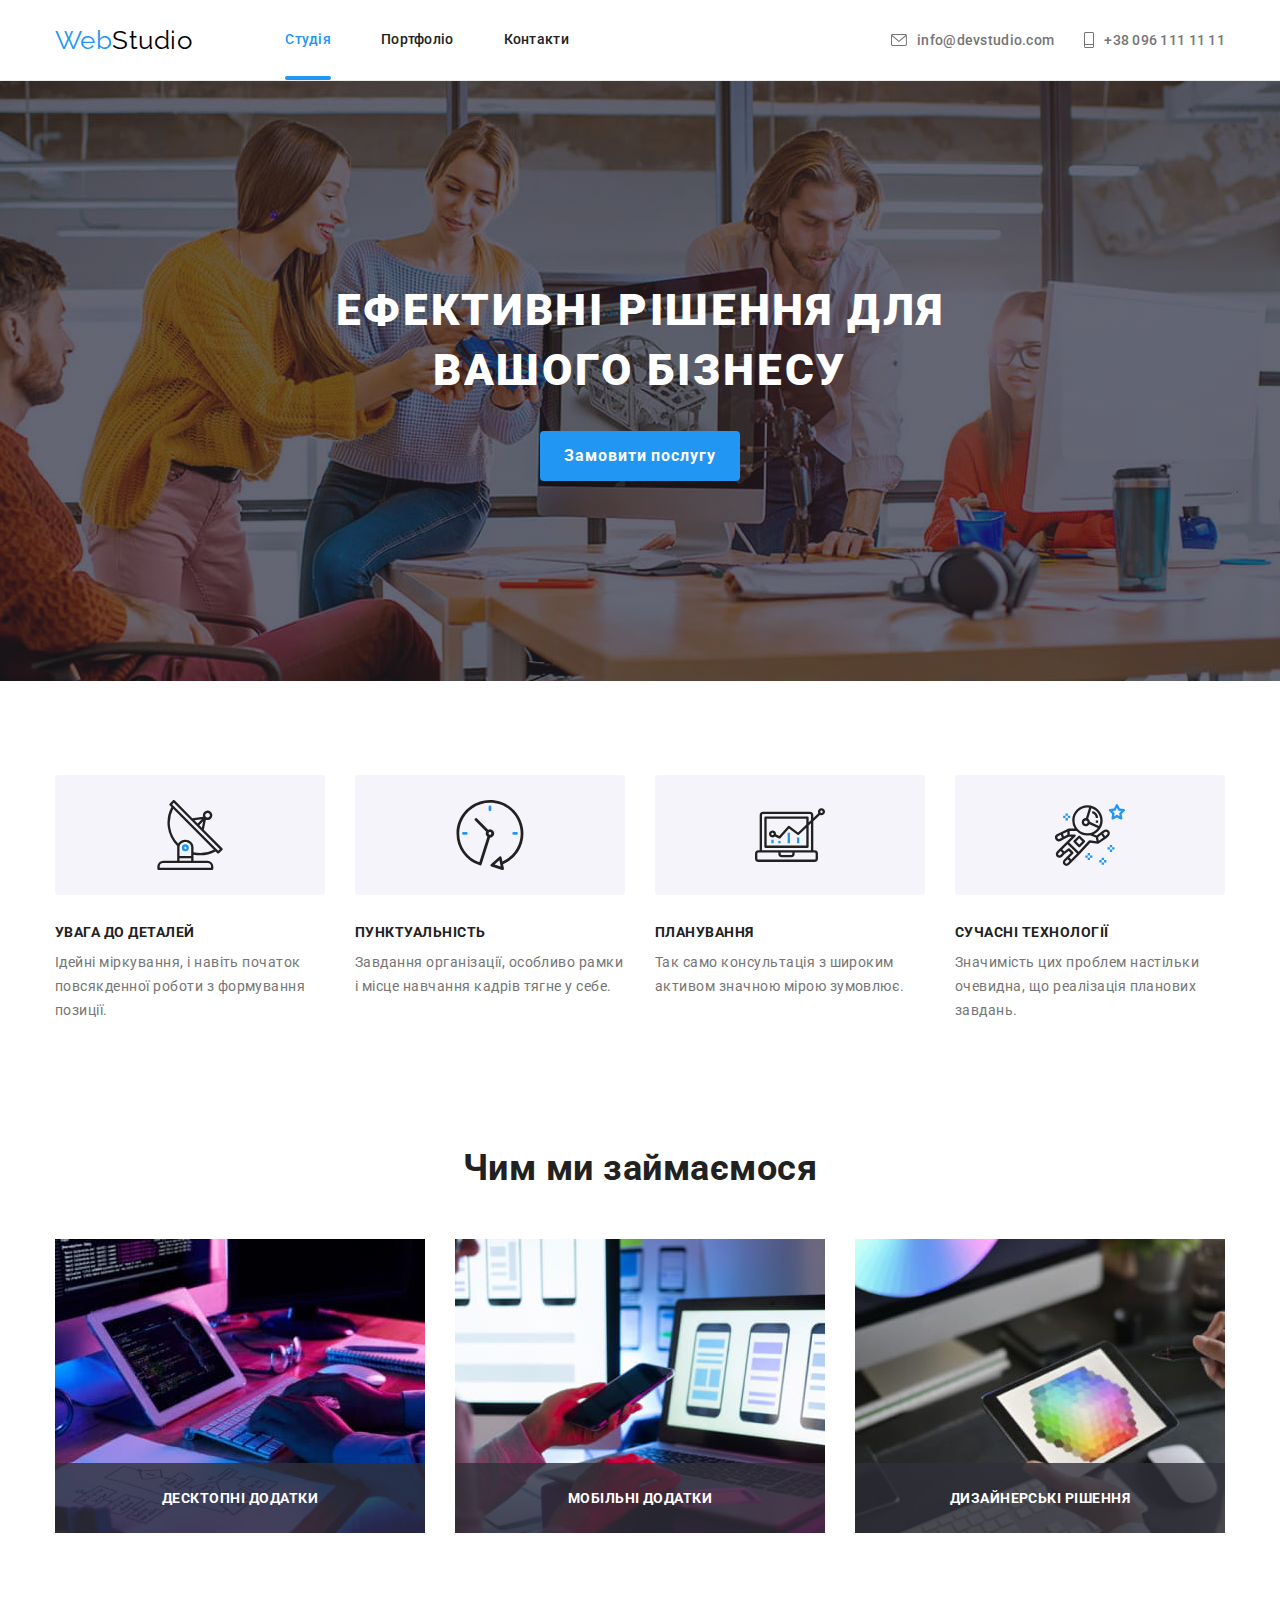
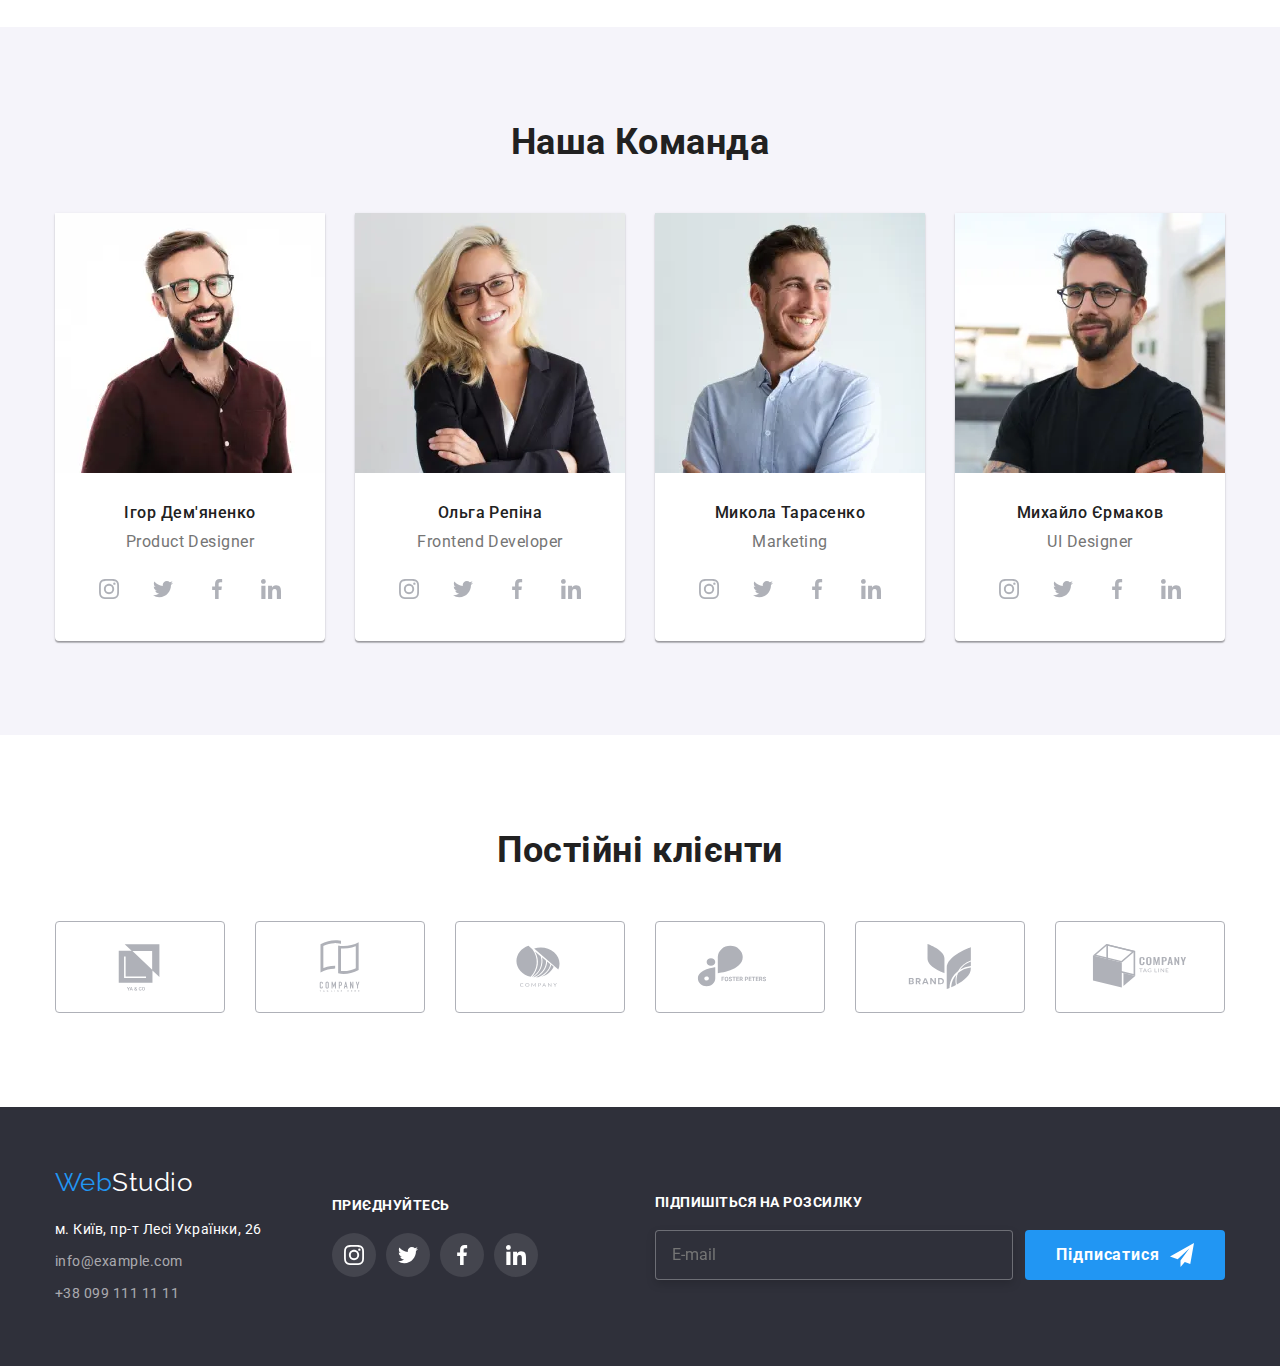
<file: index.html>
<!DOCTYPE html>
<html lang="uk">
  <head>
    <meta charset="UTF-8" />
    <meta http-equiv="X-UA-Compatible" content="IE=edge" />
    <meta name="viewport" content="width=device-width, initial-scale=1.0" />
    <title>WebStudio</title>
    <link rel="preconnect" href="https://fonts.googleapis.com" />
    <link rel="preconnect" href="https://fonts.gstatic.com" crossorigin />
    <link
      href="https://fonts.googleapis.com/css2?family=Raleway:wght@700&family=Roboto:wght@400;500;700;900&display=swap"
      rel="stylesheet"
    />
    <link
      rel="stylesheet"
      href="https://cdnjs.cloudflare.com/ajax/libs/modern-normalize/1.1.0/modern-normalize.min.css"
      integrity="sha512-wpPYUAdjBVSE4KJnH1VR1HeZfpl1ub8YT/NKx4PuQ5NmX2tKuGu6U/JRp5y+Y8XG2tV+wKQpNHVUX03MfMFn9Q=="
      crossorigin="anonymous"
      referrerpolicy="no-referrer"
    />
    <link
      rel="stylesheet"
      href="https://cdnjs.cloudflare.com/ajax/libs/animate.css/4.1.1/animate.min.css"
    />
    <link rel="stylesheet" href="./css/main.min.css" />
  </head>
  <body>
    <!-- header -->
    <header class="page-header">
      <div class="page-header__container">
        <a href="./index.html" class="logo page-header__logo"
          >Web<span class="logo__accent">Studio</span></a
        >
        <div class="menu js-menu-container" id="menu">
          <nav class="nav">
            <ul class="nav__list card-set">
              <li class="nav__item">
                <a href="./index.html" class="nav__link nav__link--current">Студія</a>
              </li>
              <li class="nav__item"><a href="./portfolio.html" class="nav__link">Портфоліо</a></li>
              <li class="nav__item"><a href="" class="nav__link">Контакти</a></li>
            </ul>
          </nav>
          <ul class="contacts">
            <li class="contacts__item">
              <a href="mailto:info@devstudio.com" class="contacts__link"
                ><svg class="contacts__icon" width="16" height="12">
                  <use href="./images/icons/icons.svg#envelope"></use></svg
                >info@devstudio.com</a
              >
            </li>
            <li class="contacts__item">
              <a href="tel:+380961111111" class="contacts__link contacts__link--accent"
                ><svg class="contacts__icon" width="10" height="16">
                  <use href="./images/icons/icons.svg#telephone"></use></svg
                >+38 096 111 11 11</a
              >
            </li>
          </ul>
          <ul class="page-header__menu-socials menu-socials">
            <li class="menu-socials__item">
              <a class="menu-socials__link" href="">Instagram</a>
            </li>
            <li class="menu-socials__item">
              <a class="menu-socials__link" href="">Twitter</a>
            </li>
            <li class="menu-socials__item">
              <a class="menu-socials__link" href="">Facebook</a>
            </li>
            <li class="menu-socials__item">
              <a class="menu-socials__link" href="">LinkedIn</a>
            </li>
          </ul>
          <button
            class="menu__button menu__button--cross js-close-menu"
            type="button"
            aria-expanded="true"
          >
            <svg aria-label="закриття мобільного меню" width="40" height="40">
              <use class="menu__icon" href="./images/icons/icons.svg#cross"></use>
            </svg>
          </button>
        </div>
        <button class="menu__button js-open-menu" type="button" aria-expanded="false">
          <svg aria-label="відкриття мобільного меню" width="40" height="40">
            <use class="menu__icon" href="./images/icons/icons.svg#menu"></use>
          </svg>
        </button>
      </div>
    </header>

    <main>
      <!-- hero-section -->

      <section class="hero">
        <div class="container">
          <h1 class="hero__title">Ефективні рішення для вашого бізнесу</h1>
          <button type="button" class="button" data-modal-open>Замовити послугу</button>
        </div>
      </section>

      <!-- benefits-section -->

      <section class="benefits">
        <div class="container">
          <h2 class="benefits__title visually-hidden">Особливості</h2>
          <ul class="card-set">
            <li class="benefits__item">
              <div class="benefits__logo">
                <svg class="benefits__icon" width="70" height="70" aria-hidden="true">
                  <use href="./images/icons/icons.svg#antenna"></use>
                </svg>
              </div>
              <h3 class="benefits__subtitle">УВАГА ДО ДЕТАЛЕЙ</h3>
              <p class="benefits__text">
                Ідейні міркування, і навіть початок повсякденної роботи з формування позиції.
              </p>
            </li>
            <li class="benefits__item">
              <div class="benefits__logo">
                <svg class="benefits__icon" width="70" height="70" aria-hidden="true">
                  <use href="./images/icons/icons.svg#clock"></use>
                </svg>
              </div>
              <h3 class="benefits__subtitle">Пунктуальність</h3>
              <p class="benefits__text">
                Завдання організації, особливо рамки і місце навчання кадрів тягне у себе.
              </p>
            </li>
            <li class="benefits__item">
              <div class="benefits__logo">
                <svg class="benefits__icon" width="70" height="70" aria-hidden="true">
                  <use href="./images/icons/icons.svg#diagram"></use>
                </svg>
              </div>
              <h3 class="benefits__subtitle">ПЛАНУВАННЯ</h3>
              <p class="benefits__text">
                Так само консультація з широким активом значною мірою зумовлює.
              </p>
            </li>
            <li class="benefits__item">
              <div class="benefits__logo">
                <svg class="benefits__icon" width="70" height="70" aria-hidden="true">
                  <use href="./images/icons/icons.svg#astronaut"></use>
                </svg>
              </div>
              <h3 class="benefits__subtitle">СУЧАСНІ ТЕХНОЛОГІЇ</h3>
              <p class="benefits__text">
                Значимість цих проблем настільки очевидна, що реалізація планових завдань.
              </p>
            </li>
          </ul>
        </div>
      </section>

      <!-- work-section -->

      <section class="work">
        <div class="container">
          <h2 class="work__title">Чим ми займаємося</h2>
          <ul class="card-set">
            <li class="work__item">
              <img
                class="work__img"
                srcset="./images/work/box-1@2x.jpg 2x"
                src="./images/work/box-1.jpg"
                alt="Верстка сайта"
                width="370"
              />
              <div class="work__wrapper">
                <p class="work__text">Десктопні додатки</p>
              </div>
            </li>
            <li class="work__item">
              <img
                class="work__img"
                srcset="./images/work/box-2@2x.jpg 2x"
                src="./images/work/box-2.jpg"
                alt="Створення стиля"
                width="370"
              />
              <div class="work__wrapper">
                <p class="work__text">Мобільні додатки</p>
              </div>
            </li>
            <li class="work__item">
              <img
                class="work__img"
                srcset="./images/work/box-3@2x.jpg 2x"
                src="./images/work/box-3.jpg"
                alt="Вибір кольорової палітри"
                width="370"
              />
              <div class="work__wrapper">
                <p class="work__text">Дизайнерські рішення</p>
              </div>
            </li>
          </ul>
        </div>
      </section>

      <!-- team-section -->

      <section class="team">
        <div class="container">
          <h2 class="team__title">Наша Команда</h2>
          <ul class="card-set">
            <li class="team__item">
              <picture>
                <source
                  srcset="
                    ./images/team/ihor/ihor-desktop.webp    1x,
                    ./images/team/ihor/ihor-desktop@2x.webp 2x,
                    ./images/team/ihor/ihor-desktop@3x.webp 3x
                  "
                  type="image/webp"
                  media="(min-width: 1200px)"
                />
                <source
                  srcset="
                    ./images/team/ihor/ihor-desktop.jpg    1x,
                    ./images/team/ihor/ihor-desktop@2x.jpg 2x,
                    ./images/team/ihor/ihor-desktop@3x.jpg 3x
                  "
                  type="image/jpg"
                  media="(min-width: 1200px)"
                />
                <source
                  srcset="
                    ./images/team/ihor/ihor-tablet.webp    1x,
                    ./images/team/ihor/ihor-tablet@2x.webp 2x
                  "
                  type="image/webp"
                  media="(min-width: 768px)"
                />
                <source
                  srcset="
                    ./images/team/ihor/ihor-tablet.jpg    1x,
                    ./images/team/ihor/ihor-tablet@2x.jpg 2x
                  "
                  type="image/jpg"
                  media="(min-width: 768px)"
                />

                <source
                  srcset="
                    ./images/team/ihor/ihor-mobile.webp    1x,
                    ./images/team/ihor/ihor-mobile@2x.webp 2x
                  "
                  type="image/webp"
                  media="(max-width: 767px)"
                />
                <source
                  srcset="
                    ./images/team/ihor/ihor-mobile.jpg    1x,
                    ./images/team/ihor/ihor-mobile@2x.jpg 2x
                  "
                  type="image/jpg"
                  media="(max-width: 767px)"
                />
                <img
                  class="team__img"
                  src="./images/team/ihor/ihor-mobile.jpg"
                  alt="фото Ігоря Дем'яненка"
                />
              </picture>
              <h3 class="team__name">Ігор Дем'яненко</h3>
              <p class="team__position">Product Designer</p>
              <ul class="socials">
                <li class="socials__item">
                  <a class="socials__link" href="">
                    <svg class="socials__icon" width="20" height="20">
                      <use href="./images/icons/icons.svg#instagram"></use>
                    </svg>
                  </a>
                </li>
                <li class="socials__item">
                  <a class="socials__link" href="">
                    <svg class="socials__icon" width="20" height="20">
                      <use href="./images/icons/icons.svg#twitter"></use>
                    </svg>
                  </a>
                </li>
                <li class="socials__item">
                  <a class="socials__link" href="">
                    <svg class="socials__icon" width="20" height="20">
                      <use href="./images/icons/icons.svg#facebook"></use>
                    </svg>
                  </a>
                </li>
                <li class="socials__item">
                  <a class="socials__link" href="">
                    <svg class="socials__icon" width="20" height="20">
                      <use href="./images/icons/icons.svg#linkedin"></use>
                    </svg>
                  </a>
                </li>
              </ul>
            </li>
            <li class="team__item">
              <picture>
                <source
                  srcset="
                    ./images/team/olga/olga-desktop.webp    1x,
                    ./images/team/olga/olga-desktop@2x.webp 2x,
                    ./images/team/olga/olga-desktop@3x.webp 3x
                  "
                  type="image/webp"
                  media="(min-width: 1200px)"
                />
                <source
                  srcset="
                    ./images/team/olga/olga-desktop.jpg    1x,
                    ./images/team/olga/olga-desktop@2x.jpg 2x,
                    ./images/team/olga/olga-desktop@3x.jpg 3x
                  "
                  type="image/jpg"
                  media="(min-width: 1200px)"
                />
                <source
                  srcset="
                    ./images/team/olga/olga-tablet.webp    1x,
                    ./images/team/olga/olga-tablet@2x.webp 2x
                  "
                  type="image/webp"
                  media="(min-width: 768px)"
                />
                <source
                  srcset="
                    ./images/team/olga/olga-tablet.jpg    1x,
                    ./images/team/olga/olga-tablet@2x.jpg 2x
                  "
                  type="image/jpg"
                  media="(min-width: 768px)"
                />

                <source
                  srcset="
                    ./images/team/olga/olga-mobile.webp    1x,
                    ./images/team/olga/olga-mobile@2x.webp 2x
                  "
                  type="image/webp"
                  media="(max-width: 767px)"
                />
                <source
                  srcset="
                    ./images/team/olga/olga-mobile.jpg    1x,
                    ./images/team/olga/olga-mobile@2x.jpg 2x
                  "
                  type="image/jpg"
                  media="(max-width: 767px)"
                />
                <img
                  class="team__img"
                  src="./images/team/olga/olga-mobile.jpg"
                  alt="фото Ольги Репіної"
                />
              </picture>
              <h3 class="team__name">Ольга Репіна</h3>
              <p class="team__position">Frontend Developer</p>
              <ul class="socials">
                <li class="socials__item">
                  <a class="socials__link" href="">
                    <svg class="socials__icon" width="20" height="20">
                      <use href="./images/icons/icons.svg#instagram"></use>
                    </svg>
                  </a>
                </li>
                <li class="socials__item">
                  <a class="socials__link" href="">
                    <svg class="socials__icon" width="20" height="20">
                      <use href="./images/icons/icons.svg#twitter"></use>
                    </svg>
                  </a>
                </li>
                <li class="socials__item">
                  <a class="socials__link" href="">
                    <svg class="socials__icon" width="20" height="20">
                      <use href="./images/icons/icons.svg#facebook"></use>
                    </svg>
                  </a>
                </li>
                <li class="socials__item">
                  <a class="socials__link" href="">
                    <svg class="socials__icon" width="20" height="20">
                      <use href="./images/icons/icons.svg#linkedin"></use>
                    </svg>
                  </a>
                </li>
              </ul>
            </li>
            <li class="team__item">
              <picture>
                <source
                  srcset="
                    ./images/team/nikola/nikola-desktop.webp    1x,
                    ./images/team/nikola/nikola-desktop@2x.webp 2x,
                    ./images/team/nikola/nikola-desktop@3x.webp 3x
                  "
                  type="image/webp"
                  media="(min-width: 1200px)"
                />
                <source
                  srcset="
                    ./images/team/nikola/nikola-desktop.jpg    1x,
                    ./images/team/nikola/nikola-desktop@2x.jpg 2x,
                    ./images/team/nikola/nikola-desktop@3x.jpg 3x
                  "
                  type="image/jpg"
                  media="(min-width: 1200px)"
                />
                <source
                  srcset="
                    ./images/team/nikola/nikola-tablet.webp    1x,
                    ./images/team/nikola/nikola-tablet@2x.webp 2x
                  "
                  type="image/webp"
                  media="(min-width: 768px)"
                />
                <source
                  srcset="
                    ./images/team/nikola/nikola-tablet.jpg    1x,
                    ./images/team/nikola/nikola-tablet@2x.jpg 2x
                  "
                  type="image/jpg"
                  media="(min-width: 768px)"
                />

                <source
                  srcset="
                    ./images/team/nikola/nikola-mobile.webp    1x,
                    ./images/team/nikola/nikola-mobile@2x.webp 2x
                  "
                  type="image/webp"
                  media="(max-width: 767px)"
                />
                <source
                  srcset="
                    ./images/team/nikola/nikola-mobile.jpg    1x,
                    ./images/team/nikola/nikola-mobile@2x.jpg 2x
                  "
                  type="image/jpg"
                  media="(max-width: 767px)"
                />
                <img
                  class="team__img"
                  src="./images/team/nikola/nikola-mobile.jpg"
                  alt="фото Миколи Тарасенка"
                />
              </picture>
              <h3 class="team__name">Микола Тарасенко</h3>
              <p class="team__position">Marketing</p>
              <ul class="socials">
                <li class="socials__item">
                  <a class="socials__link" href="">
                    <svg class="socials__icon" width="20" height="20">
                      <use href="./images/icons/icons.svg#instagram"></use>
                    </svg>
                  </a>
                </li>
                <li class="socials__item">
                  <a class="socials__link" href="">
                    <svg class="socials__icon" width="20" height="20">
                      <use href="./images/icons/icons.svg#twitter"></use>
                    </svg>
                  </a>
                </li>
                <li class="socials__item">
                  <a class="socials__link" href="">
                    <svg class="socials__icon" width="20" height="20">
                      <use href="./images/icons/icons.svg#facebook"></use>
                    </svg>
                  </a>
                </li>
                <li class="socials__item">
                  <a class="socials__link" href="">
                    <svg class="socials__icon" width="20" height="20">
                      <use href="./images/icons/icons.svg#linkedin"></use>
                    </svg>
                  </a>
                </li>
              </ul>
            </li>
            <li class="team__item">
              <picture>
                <source
                  srcset="
                    ./images/team/mike/mike-desktop.webp    1x,
                    ./images/team/mike/mike-desktop@2x.webp 2x,
                    ./images/team/mike/mike-desktop@3x.webp 3x
                  "
                  type="image/webp"
                  media="(min-width: 1200px)"
                />
                <source
                  srcset="
                    ./images/team/mike/mike-desktop.jpg    1x,
                    ./images/team/mike/mike-desktop@2x.jpg 2x,
                    ./images/team/mike/mike-desktop@3x.jpg 3x
                  "
                  type="image/jpg"
                  media="(min-width: 1200px)"
                />
                <source
                  srcset="
                    ./images/team/mike/mike-tablet.webp    1x,
                    ./images/team/mike/mike-tablet@2x.webp 2x
                  "
                  type="image/webp"
                  media="(min-width: 768px)"
                />
                <source
                  srcset="
                    ./images/team/mike/mike-tablet.jpg    1x,
                    ./images/team/mike/mike-tablet@2x.jpg 2x
                  "
                  type="image/jpg"
                  media="(min-width: 768px)"
                />

                <source
                  srcset="
                    ./images/team/mike/mike-mobile.webp    1x,
                    ./images/team/mike/mike-mobile@2x.webp 2x
                  "
                  type="image/webp"
                  media="(max-width: 767px)"
                />
                <source
                  srcset="
                    ./images/team/mike/mike-mobile.jpg    1x,
                    ./images/team/mike/mike-mobile@2x.jpg 2x
                  "
                  type="image/jpg"
                  media="(max-width: 767px)"
                />
                <img
                  class="team__img"
                  src="./images/team/mike/mike-mobile.jpg"
                  alt="фото Миколи Єрмакова"
                />
              </picture>
              <h3 class="team__name">Михайло Єрмаков</h3>
              <p class="team__position">UI Designer</p>
              <ul class="socials">
                <li class="socials__item">
                  <a class="socials__link" href="">
                    <svg class="socials__icon" width="20" height="20">
                      <use href="./images/icons/icons.svg#instagram"></use>
                    </svg>
                  </a>
                </li>
                <li class="socials__item">
                  <a class="socials__link" href="">
                    <svg class="socials__icon" width="20" height="20">
                      <use href="./images/icons/icons.svg#twitter"></use>
                    </svg>
                  </a>
                </li>
                <li class="socials__item">
                  <a class="socials__link" href="">
                    <svg class="socials__icon" width="20" height="20">
                      <use href="./images/icons/icons.svg#facebook"></use>
                    </svg>
                  </a>
                </li>
                <li class="socials__item">
                  <a class="socials__link" href="">
                    <svg class="socials__icon" width="20" height="20">
                      <use href="./images/icons/icons.svg#linkedin"></use>
                    </svg>
                  </a>
                </li>
              </ul>
            </li>
          </ul>
        </div>
      </section>

      <!-- clients section -->

      <section class="clients">
        <div class="container">
          <h2 class="clients__title">Постійні клієнти</h2>
          <ul class="clients__list card-set">
            <li class="clients__item">
              <a class="clients__link" href="">
                <svg class="clients__icon" width="106" height="60">
                  <use href="./images/icons/icons.svg#yaco"></use></svg
              ></a>
            </li>
            <li class="clients__item">
              <a class="clients__link" href="">
                <svg class="clients__icon" width="106" height="60">
                  <use href="./images/icons/icons.svg#tagline"></use>
                </svg>
              </a>
            </li>
            <li class="clients__item">
              <a class="clients__link" href="">
                <svg class="clients__icon" width="106" height="60">
                  <use href="./images/icons/icons.svg#company"></use>
                </svg>
              </a>
            </li>
            <li class="clients__item">
              <a class="clients__link" href=""
                ><svg class="clients__icon" width="106" height="60">
                  <use href="./images/icons/icons.svg#fosterpeters"></use></svg
              ></a>
            </li>
            <li class="clients__item">
              <a class="clients__link" href=""
                ><svg class="clients__icon" width="106" height="60">
                  <use href="./images/icons/icons.svg#brand"></use></svg
              ></a>
            </li>
            <li class="clients__item">
              <a class="clients__link" href=""
                ><svg class="clients__icon" width="106" height="60">
                  <use href="./images/icons/icons.svg#comtagline"></use></svg
              ></a>
            </li>
          </ul>
        </div>
      </section>
    </main>

    <!-- footer -->

    <footer class="page-footer">
      <div class="page-footer__container">
        <div class="page-footer__wrapper">
          <div class="page-footer__inner">
            <a href="./index.html" class="logo page-footer__logo"
              >Web<span class="logo__accent logo__accent--inverse">Studio</span></a
            >
            <address class="address page-footer__address">м. Київ, пр-т Лесі Українки, 26</address>
            <ul class="address__list">
              <li class="address__item">
                <a href="mailto:info@example.com" class="address__link">info@example.com</a>
              </li>
              <li class="address__item">
                <a href="tel:+380991111111" class="address__link">+38 099 111 11 11</a>
              </li>
            </ul>
          </div>
          <div class="page-footer__inner">
            <h2 class="socials__cta">приєднуйтесь</h2>
            <ul class="socials">
              <li class="socials__item">
                <a class="socials__link socials__link--basement" href="">
                  <svg class="socials__icon socials__icon--basement" width="20" height="20">
                    <use href="./images/icons/icons.svg#instagram"></use>
                  </svg>
                </a>
              </li>
              <li class="socials__item">
                <a class="socials__link socials__link--basement" href="">
                  <svg class="socials__icon socials__icon--basement" width="20" height="20">
                    <use href="./images/icons/icons.svg#twitter"></use>
                  </svg>
                </a>
              </li>
              <li class="socials__item">
                <a class="socials__link socials__link--basement" href="">
                  <svg class="socials__icon socials__icon--basement" width="20" height="20">
                    <use href="./images/icons/icons.svg#facebook"></use>
                  </svg>
                </a>
              </li>
              <li class="socials__item">
                <a class="socials__link socials__link--basement" href="">
                  <svg class="socials__icon socials__icon--basement" width="20" height="20">
                    <use href="./images/icons/icons.svg#linkedin"></use>
                  </svg>
                </a>
              </li>
            </ul>
          </div>
        </div>
        <form class="subscribe-form page-footer__form" name="footer-form">
          <label class="subscribe-form__field">
            <b class="subscribe-form__label">Підпишіться на розсилку</b>
            <input
              class="subscribe-form__input"
              type="email"
              name="email"
              placeholder="E-mail"
              autocomplete="off"
            />
          </label>
          <button class="button subscribe-form__btn" type="submit">
            Підписатися
            <svg class="button__icon" width="24" height="24" aria-hidden="true">
              <use href="./images/icons/icons.svg#send"></use>
            </svg>
          </button>
        </form>
      </div>
    </footer>

    <!-- modal window -->

    <div class="backdrop is-hidden" data-modal>
      <div class="modal">
        <button class="close-btn" type="button" data-modal-close>
          <svg class="close-btn__icon" width="18" height="18">
            <use href="./images/icons/icons.svg#close"></use>
          </svg>
        </button>
        <form class="form" name="main-form" autocomplete="off">
          <div class="form__group" role="group" aria-labelledby="contact-details-head">
            <h2 class="form__title" id="contact-details-head">
              Залиште свої дані, ми вам передзвонимо
            </h2>
            <label class="field modal__field">
              <input
                class="field__input"
                type="text"
                name="name"
                required
                placeholder="Андрій Андрієнко"
              />
              <span class="field__label">Ім'я</span>
              <svg class="field__icon" width="18" height="18" aria-hidden="true">
                <use href="./images/icons/icons.svg#person"></use>
              </svg>
            </label>
            <label class="field modal__field">
              <input
                class="field__input"
                type="tel"
                name="phone-number"
                required
                placeholder="+38-000-000-00-00"
              />
              <span class="field__label">Телефон</span>
              <svg class="field__icon" width="18" height="18" aria-hidden="true">
                <use href="./images/icons/icons.svg#phone"></use>
              </svg>
            </label>
            <label class="field modal__field">
              <input
                class="field__input"
                type="email"
                name="email"
                placeholder="example@mail.com"
              />
              <span class="field__label">Пошта</span>
              <svg class="field__icon" width="18" height="18" aria-hidden="true">
                <use href="./images/icons/icons.svg#email"></use>
              </svg>
            </label>
            <label class="comments-field modal__comments-field">
              <textarea
                class="comments-field__textarea"
                name="feedback"
                placeholder="Введіть текст"
              ></textarea>
              <span class="comments-field__label">Коментар</span>
            </label>
          </div>
          <label class="checkbox modal__checkbox">
            <input class="checkbox__input" type="checkbox" name="terms-check" value="terms-check" />
            <svg class="checkbox__icon" width="11" height="8">
              <use class="checkbox__content" href="./images/icons/icons.svg#check"></use>
            </svg>
            <span class="checkbox__text">
              Погоджуюся з розсилкою та приймаю
              <a class="checkbox__link" href="">Умови договору</a>
            </span>
          </label>
          <button class="button" type="submit">Відправити</button>
        </form>
      </div>
    </div>

    <script src="./js/modal.js"></script>
    <script src="./js/mobile-menu.js"></script>
  </body>
</html>
</file>
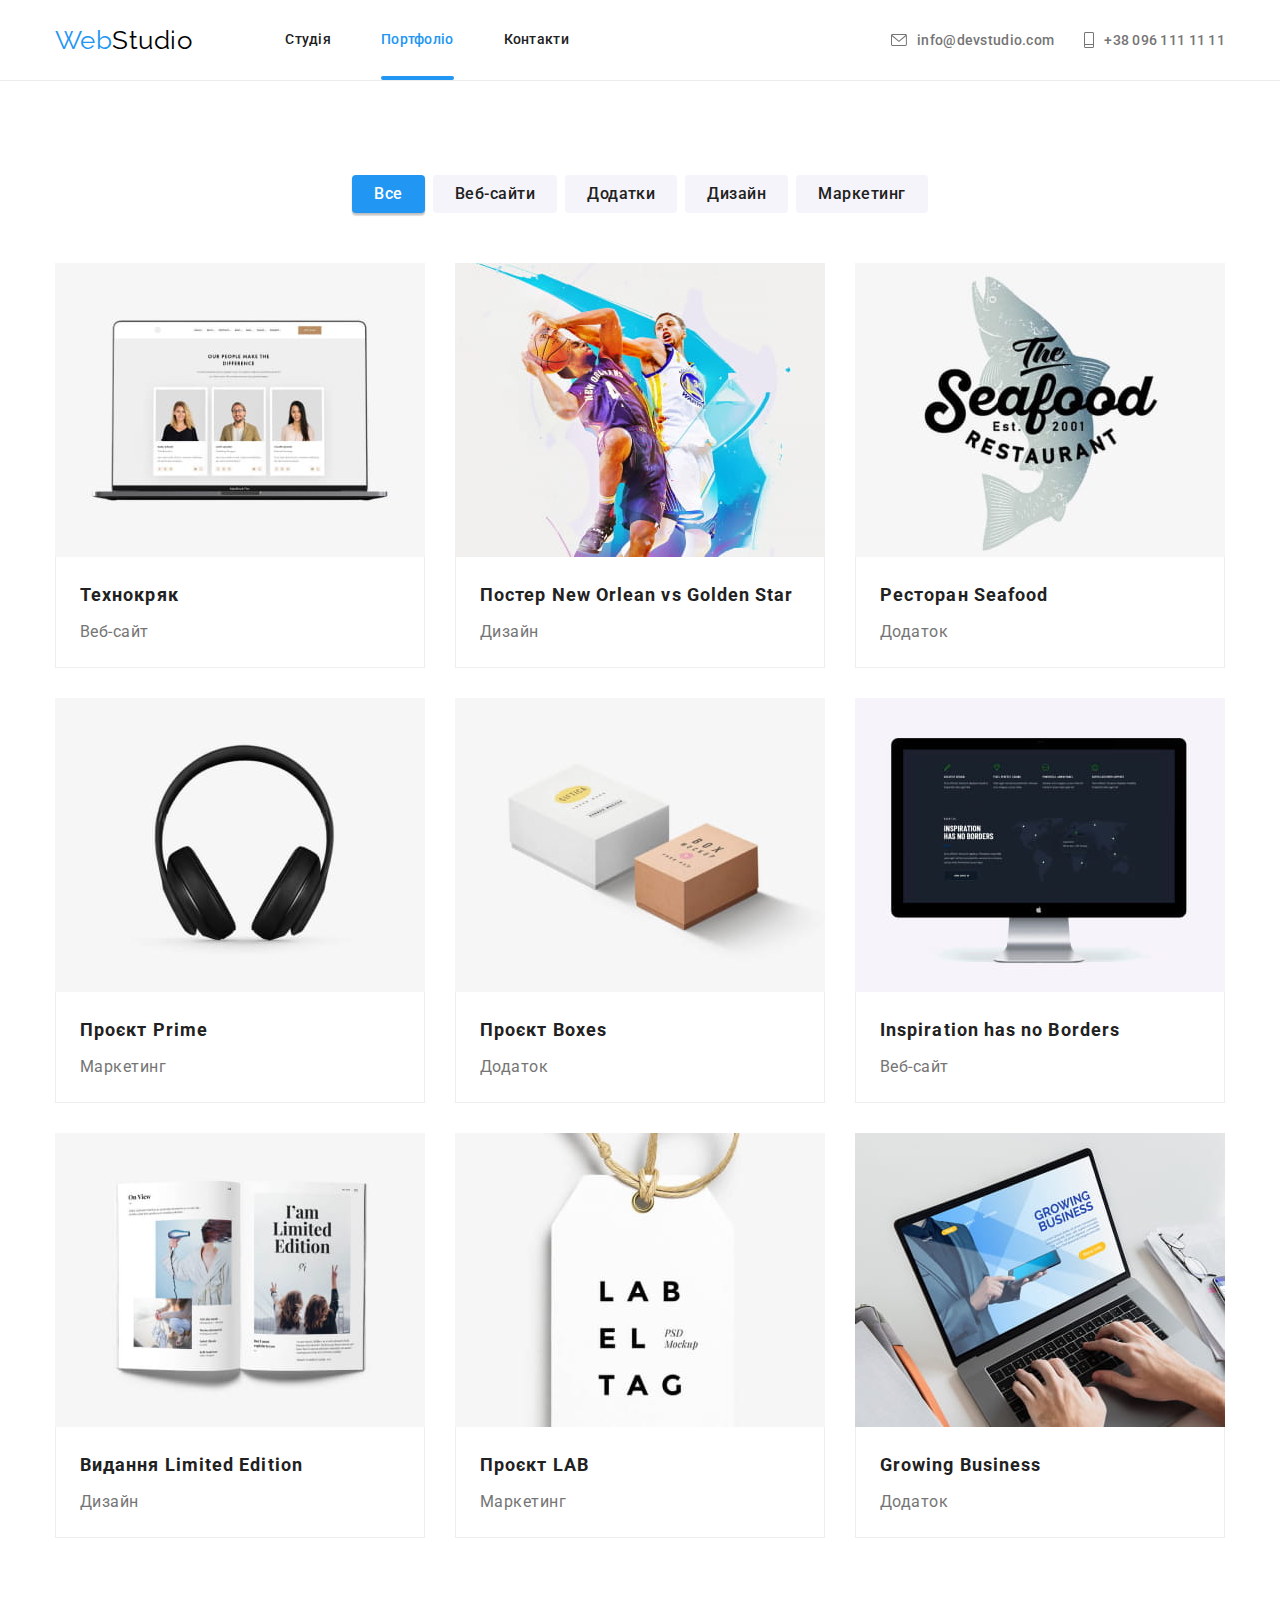
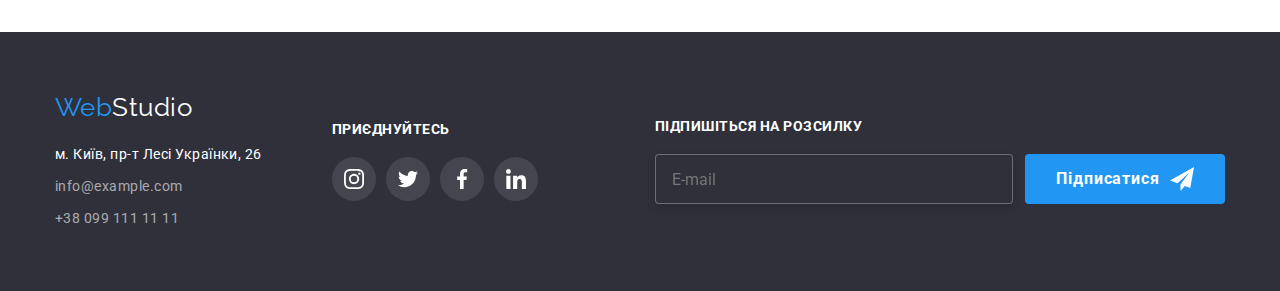
<file: portfolio.html>
<!DOCTYPE html>
<html lang="ru">
  <head>
    <meta charset="UTF-8" />
    <meta http-equiv="X-UA-Compatible" content="IE=edge" />
    <meta name="viewport" content="width=device-width, initial-scale=1.0" />
    <title>Portfolio</title>
    <link rel="preconnect" href="https://fonts.googleapis.com" />
    <link rel="preconnect" href="https://fonts.gstatic.com" crossorigin />
    <link
      href="https://fonts.googleapis.com/css2?family=Raleway:wght@700&family=Roboto:wght@400;500;700;900&display=swap"
      rel="stylesheet"
    />
    <link
      rel="stylesheet"
      href="https://cdnjs.cloudflare.com/ajax/libs/modern-normalize/1.1.0/modern-normalize.min.css"
      integrity="sha512-wpPYUAdjBVSE4KJnH1VR1HeZfpl1ub8YT/NKx4PuQ5NmX2tKuGu6U/JRp5y+Y8XG2tV+wKQpNHVUX03MfMFn9Q=="
      crossorigin="anonymous"
      referrerpolicy="no-referrer"
    />
    <link rel="stylesheet" href="./css/main.min.css" />
  </head>
  <body>
    <!-- header -->

    <header class="page-header">
      <div class="page-header__container">
        <a href="./index.html" class="logo page-header__logo"
          >Web<span class="logo__accent">Studio</span></a
        >
        <div class="menu js-menu-container" id="menu">
          <nav class="nav">
            <ul class="nav__list card-set">
              <li class="nav__item">
                <a href="./index.html" class="nav__link">Студія</a>
              </li>
              <li class="nav__item">
                <a href="./portfolio.html" class="nav__link nav__link--current">Портфоліо</a>
              </li>
              <li class="nav__item"><a href="" class="nav__link">Контакти</a></li>
            </ul>
          </nav>
          <ul class="contacts">
            <li class="contacts__item">
              <a href="mailto:info@devstudio.com" class="contacts__link"
                ><svg class="contacts__icon" width="16" height="12">
                  <use href="./images/icons/icons.svg#envelope"></use></svg
                >info@devstudio.com</a
              >
            </li>
            <li class="contacts__item">
              <a href="tel:+380961111111" class="contacts__link contacts__link--accent"
                ><svg class="contacts__icon" width="10" height="16">
                  <use href="./images/icons/icons.svg#telephone"></use></svg
                >+38 096 111 11 11</a
              >
            </li>
          </ul>
          <ul class="menu-socials">
            <li class="menu-socials__item">
              <a class="menu-socials__link" href="">Instagram</a>
            </li>
            <li class="menu-socials__item">
              <a class="menu-socials__link" href="">Twitter</a>
            </li>
            <li class="menu-socials__item">
              <a class="menu-socials__link" href="">Facebook</a>
            </li>
            <li class="menu-socials__item">
              <a class="menu-socials__link" href="">LinkedIn</a>
            </li>
          </ul>
          <button
            class="menu__button menu__button--cross js-close-menu"
            type="button"
            aria-expanded="true"
          >
            <svg aria-label="закриття мобільного меню" width="40" height="40">
              <use class="menu__icon" href="./images/icons/icons.svg#cross"></use>
            </svg>
          </button>
        </div>
        <button class="menu__button js-open-menu" type="button" aria-expanded="false">
          <svg aria-label="відкриття мобільного меню" width="40" height="40">
            <use class="menu__icon" href="./images/icons/icons.svg#menu"></use>
          </svg>
        </button>
      </div>
    </header>

    <main>
      <!-- portfolio-section -->

      <section class="portfolio">
        <div class="container">
          <h2 class="portfolio__title visually-hidden">Портфоліо</h2>
          <ul class="filters card-set">
            <li class="filters__item">
              <button type="button" class="filters__button filters__button--active">Все</button>
            </li>
            <li class="filters__item">
              <button type="button" class="filters__button">Веб-сайти</button>
            </li>
            <li class="filters__item">
              <button type="button" class="filters__button">Додатки</button>
            </li>
            <li class="filters__item">
              <button type="button" class="filters__button">Дизайн</button>
            </li>
            <li class="filters__item">
              <button type="button" class="filters__button">Маркетинг</button>
            </li>
          </ul>

          <ul class="examples card-set">
            <li class="examples__item">
              <a class="examples__link" href="">
                <div class="examples__wrapper">
                  <picture>
                    <source
                      srcset="
                        ./images/portfolio/1/1-desktop.jpg    1x,
                        ./images/portfolio/1/1-desktop@2x.jpg 2x
                      "
                      media="(min-width: 1200px)"
                    />
                    <source
                      srcset="
                        ./images/portfolio/1/1-tablet.jpg    1x,
                        ./images/portfolio/1/1-tablet@2x.jpg 2x
                      "
                      media="(min-width: 768px)"
                    />
                    <source
                      srcset="
                        ./images/portfolio/1/1-mobile.jpg    1x,
                        ./images/portfolio/1/1-mobile@2x.jpg 2x
                      "
                      media="(max-width: 767px)"
                    />
                    <img
                      class="examples__img"
                      src="./images/portfolio/1/1-mobile.jpg"
                      alt="Технокряк"
                      media="(min-width: 768px)"
                    />
                  </picture>
                  <div class="overlay">
                    <p class="overlay__text">
                      Ресурс пропонує комплексні пропозиції з різним рівнем функціоналу та сервісів.
                      Все це дозволить відвідувачу отримати вичерпні відомості про компанію чи
                      приватну особу.
                    </p>
                  </div>
                </div>
                <div class="examples__inner">
                  <h3 class="examples__subtitle">Технокряк</h3>
                  <p class="examples__filter-name">Веб-сайт</p>
                </div>
              </a>
            </li>
            <li class="examples__item">
              <a class="examples__link" href="">
                <div class="examples__wrapper">
                  <picture>
                    <source
                      srcset="
                        ./images/portfolio/2/2-desktop.jpg    1x,
                        ./images/portfolio/2/2-desktop@2x.jpg 2x
                      "
                      media="(min-width: 1200px)"
                    />
                    <source
                      srcset="
                        ./images/portfolio/2/2-tablet.jpg    1x,
                        ./images/portfolio/2/2-tablet@2x.jpg 2x
                      "
                      media="(min-width: 768px)"
                    />
                    <source
                      srcset="
                        ./images/portfolio/2/2-mobile.jpg    1x,
                        ./images/portfolio/2/2-mobile@2x.jpg 2x
                      "
                      media="(max-width: 767px)"
                    />
                    <img
                      class="examples__img"
                      src="./images/portfolio/2/2-mobile.jpg"
                      alt="Постер New Orlean vs Golden Star"
                    />
                  </picture>
                  <div class="overlay">
                    <p class="overlay__text">
                      Lorem ipsum, dolor sit amet consectetur adipisicing elit. Deleniti doloremque
                      aspernatur natus! Quam aperiam corporis repudiandae tenetur? Rerum quos
                      delectus sequi.
                    </p>
                  </div>
                </div>
                <div class="examples__inner">
                  <h3 class="examples__subtitle examples__subtitle--divided">
                    Постер New Orlean vs Golden Star
                  </h3>
                  <p class="examples__filter-name">Дизайн</p>
                </div>
              </a>
            </li>
            <li class="examples__item">
              <a class="examples__link" href="">
                <div class="examples__wrapper">
                  <picture>
                    <source
                      srcset="
                        ./images/portfolio/3/3-desktop.jpg    1x,
                        ./images/portfolio/3/3-desktop@2x.jpg 2x
                      "
                      media="(min-width: 1200px)"
                    />
                    <source
                      srcset="
                        ./images/portfolio/3/3-tablet.jpg    1x,
                        ./images/portfolio/3/3-tablet@2x.jpg 2x
                      "
                      media="(min-width: 768px)"
                    />
                    <source
                      srcset="
                        ./images/portfolio/3/3-mobile.jpg    1x,
                        ./images/portfolio/3/3-mobile@2x.jpg 2x
                      "
                      media="(max-width: 767px)"
                    />
                    <img
                      class="examples__img"
                      src="./images/portfolio/3/3-mobile.jpg"
                      alt="Ресторан Seafood"
                    />
                  </picture>
                  <div class="overlay">
                    <p class="overlay__text">
                      Lorem ipsum, dolor sit amet consectetur adipisicing elit. Deleniti doloremque
                      aspernatur natus! Quam aperiam corporis repudiandae tenetur? Rerum quos
                      delectus sequi.
                    </p>
                  </div>
                </div>
                <div class="examples__inner">
                  <h3 class="examples__subtitle">Ресторан Seafood</h3>
                  <p class="examples__filter-name">Додаток</p>
                </div>
              </a>
            </li>
            <li class="examples__item">
              <a class="examples__link" href="">
                <div class="examples__wrapper">
                  <picture>
                    <source
                      srcset="
                        ./images/portfolio/4/4-desktop.jpg    1x,
                        ./images/portfolio/4/4-desktop@2x.jpg 2x
                      "
                      media="(min-width: 1200px)"
                    />
                    <source
                      srcset="
                        ./images/portfolio/4/4-tablet.jpg    1x,
                        ./images/portfolio/4/4-tablet@2x.jpg 2x
                      "
                      media="(min-width: 768px)"
                    />
                    <source
                      srcset="
                        ./images/portfolio/4/4-mobile.jpg    1x,
                        ./images/portfolio/4/4-mobile@2x.jpg 2x
                      "
                      media="(max-width: 767px)"
                    />
                    <img
                      class="examples__img"
                      src="./images/portfolio/4/4-mobile.jpg"
                      alt="Проєкт Prime"
                    />
                  </picture>
                  <div class="overlay">
                    <p class="overlay__text">
                      Lorem ipsum, dolor sit amet consectetur adipisicing elit. Deleniti doloremque
                      aspernatur natus! Quam aperiam corporis repudiandae tenetur? Rerum quos
                      delectus sequi.
                    </p>
                  </div>
                </div>
                <div class="examples__inner">
                  <h3 class="examples__subtitle">Проєкт Prime</h3>
                  <p class="examples__filter-name">Маркетинг</p>
                </div>
              </a>
            </li>
            <li class="examples__item">
              <a class="examples__link" href="">
                <div class="examples__wrapper">
                  <picture>
                    <source
                      srcset="
                        ./images/portfolio/5/5-desktop.jpg    1x,
                        ./images/portfolio/5/5-desktop@2x.jpg 2x
                      "
                      media="(min-width: 1200px)"
                    />
                    <source
                      srcset="
                        ./images/portfolio/5/5-tablet.jpg    1x,
                        ./images/portfolio/5/5-tablet@2x.jpg 2x
                      "
                      media="(min-width: 768px)"
                    />
                    <source
                      srcset="
                        ./images/portfolio/5/5-mobile.jpg    1x,
                        ./images/portfolio/5/5-mobile@2x.jpg 2x
                      "
                      media="(max-width: 767px)"
                    />
                    <img
                      class="examples__img"
                      src="./images/portfolio/5/5-mobile.jpg"
                      alt="Проєкт Boxes"
                    />
                  </picture>
                  <div class="overlay">
                    <p class="overlay__text">
                      Lorem ipsum, dolor sit amet consectetur adipisicing elit. Deleniti doloremque
                      aspernatur natus! Quam aperiam corporis repudiandae tenetur? Rerum quos
                      delectus sequi.
                    </p>
                  </div>
                </div>
                <div class="examples__inner">
                  <h3 class="examples__subtitle">Проєкт Boxes</h3>
                  <p class="examples__filter-name">Додаток</p>
                </div>
              </a>
            </li>
            <li class="examples__item">
              <a class="examples__link" href="">
                <div class="examples__wrapper">
                  <picture>
                    <source
                      srcset="
                        ./images/portfolio/6/6-desktop.jpg    1x,
                        ./images/portfolio/6/6-desktop@2x.jpg 2x
                      "
                      media="(min-width: 1200px)"
                    />
                    <source
                      srcset="
                        ./images/portfolio/6/6-tablet.jpg    1x,
                        ./images/portfolio/6/6-tablet@2x.jpg 2x
                      "
                      media="(min-width: 768px)"
                    />
                    <source
                      srcset="
                        ./images/portfolio/6/6-mobile.jpg    1x,
                        ./images/portfolio/6/6-mobile@2x.jpg 2x
                      "
                      media="(max-width: 767px)"
                    />
                    <img
                      class="examples__img"
                      src="./images/portfolio/6/6-mobile.jpg"
                      alt="Inspiration has no Borders"
                    />
                  </picture>
                  <div class="overlay">
                    <p class="overlay__text">
                      Lorem ipsum, dolor sit amet consectetur adipisicing elit. Deleniti doloremque
                      aspernatur natus! Quam aperiam corporis repudiandae tenetur? Rerum quos
                      delectus sequi.
                    </p>
                  </div>
                </div>
                <div class="examples__inner">
                  <h3 class="examples__subtitle">Inspiration has no Borders</h3>
                  <p class="examples__filter-name">Веб-сайт</p>
                </div>
              </a>
            </li>
            <li class="examples__item">
              <a class="examples__link" href="">
                <div class="examples__wrapper">
                  <picture>
                    <source
                      srcset="
                        ./images/portfolio/7/7-desktop.jpg    1x,
                        ./images/portfolio/7/7-desktop@2x.jpg 2x
                      "
                      media="(min-width: 1200px)"
                    />
                    <source
                      srcset="
                        ./images/portfolio/7/7-tablet.jpg    1x,
                        ./images/portfolio/7/7-tablet@2x.jpg 2x
                      "
                      media="(min-width: 768px)"
                    />
                    <source
                      srcset="
                        ./images/portfolio/7/7-mobile.jpg    1x,
                        ./images/portfolio/7/7-mobile@2x.jpg 2x
                      "
                      media="(max-width: 767px)"
                    />
                    <img
                      class="examples__img"
                      src="./images/portfolio/7/7-mobile.jpg"
                      alt="Видання Limited Edition"
                    />
                  </picture>
                  <div class="overlay">
                    <p class="overlay__text">
                      Lorem ipsum, dolor sit amet consectetur adipisicing elit. Deleniti doloremque
                      aspernatur natus! Quam aperiam corporis repudiandae tenetur? Rerum quos
                      delectus sequi.
                    </p>
                  </div>
                </div>
                <div class="examples__inner">
                  <h3 class="examples__subtitle">Видання Limited Edition</h3>
                  <p class="examples__filter-name">Дизайн</p>
                </div>
              </a>
            </li>
            <li class="examples__item">
              <a class="examples__link" href="">
                <div class="examples__wrapper">
                  <picture>
                    <source
                      srcset="
                        ./images/portfolio/8/8-desktop.jpg    1x,
                        ./images/portfolio/8/8-desktop@2x.jpg 2x
                      "
                      media="(min-width: 1200px)"
                    />
                    <source
                      srcset="
                        ./images/portfolio/8/8-tablet.jpg    1x,
                        ./images/portfolio/8/8-tablet@2x.jpg 2x
                      "
                      media="(min-width: 768px)"
                    />
                    <source
                      srcset="
                        ./images/portfolio/8/8-mobile.jpg    1x,
                        ./images/portfolio/8/8-mobile@2x.jpg 2x
                      "
                      media="(max-width: 767px)"
                    />
                    <img
                      class="examples__img"
                      src="./images/portfolio/8/8-mobile.jpg"
                      alt="проєкт LAB"
                    />
                  </picture>
                  <div class="overlay">
                    <p class="overlay__text">
                      Lorem ipsum, dolor sit amet consectetur adipisicing elit. Deleniti doloremque
                      aspernatur natus! Quam aperiam corporis repudiandae tenetur? Rerum quos
                      delectus sequi.
                    </p>
                  </div>
                </div>
                <div class="examples__inner">
                  <h3 class="examples__subtitle">Проєкт LAB</h3>
                  <p class="examples__filter-name">Маркетинг</p>
                </div>
              </a>
            </li>
            <li class="examples__item">
              <a class="examples__link" href="">
                <div class="examples__wrapper">
                  <picture>
                    <source
                      srcset="
                        ./images/portfolio/9/9-desktop.jpg    1x,
                        ./images/portfolio/9/9-desktop@2x.jpg 2x
                      "
                      media="(min-width: 1200px)"
                    />
                    <source
                      srcset="
                        ./images/portfolio/9/9-tablet.jpg    1x,
                        ./images/portfolio/9/9-tablet@2x.jpg 2x
                      "
                      media="(min-width: 768px)"
                    />
                    <source
                      srcset="
                        ./images/portfolio/9/9-mobile.jpg    1x,
                        ./images/portfolio/9/9-mobile@2x.jpg 2x
                      "
                      media="(max-width: 767px)"
                    />
                    <img
                      class="examples__img"
                      src="./images/portfolio/9/9-mobile.jpg"
                      alt="Growing business"
                    />
                  </picture>
                  <div class="overlay">
                    <p class="overlay__text">
                      Lorem ipsum, dolor sit amet consectetur adipisicing elit. Deleniti doloremque
                      aspernatur natus! Quam aperiam corporis repudiandae tenetur? Rerum quos
                      delectus sequi.
                    </p>
                  </div>
                </div>
                <div class="examples__inner">
                  <h3 class="examples__subtitle">Growing Business</h3>
                  <p class="examples__filter-name">Додаток</p>
                </div>
              </a>
            </li>
          </ul>
        </div>
      </section>
    </main>

    <!-- footer -->

    <footer class="page-footer">
      <div class="page-footer__container">
        <div class="page-footer__wrapper">
          <div class="page-footer__inner">
            <a href="./index.html" class="logo page-footer__logo"
              >Web<span class="logo__accent logo__accent--inverse">Studio</span></a
            >
            <address class="address page-footer__address">м. Київ, пр-т Лесі Українки, 26</address>
            <ul class="address__list">
              <li class="address__item">
                <a href="mailto:info@example.com" class="address__link">info@example.com</a>
              </li>
              <li class="address__item">
                <a href="tel:+380991111111" class="address__link">+38 099 111 11 11</a>
              </li>
            </ul>
          </div>
          <div class="page-footer__inner">
            <h2 class="socials__cta">приєднуйтесь</h2>
            <ul class="socials">
              <li class="socials__item">
                <a class="socials__link socials__link--basement" href="">
                  <svg class="socials__icon socials__icon--basement" width="20" height="20">
                    <use href="./images/icons/icons.svg#instagram"></use>
                  </svg>
                </a>
              </li>
              <li class="socials__item">
                <a class="socials__link socials__link--basement" href="">
                  <svg class="socials__icon socials__icon--basement" width="20" height="20">
                    <use href="./images/icons/icons.svg#twitter"></use>
                  </svg>
                </a>
              </li>
              <li class="socials__item">
                <a class="socials__link socials__link--basement" href="">
                  <svg class="socials__icon socials__icon--basement" width="20" height="20">
                    <use href="./images/icons/icons.svg#facebook"></use>
                  </svg>
                </a>
              </li>
              <li class="socials__item">
                <a class="socials__link socials__link--basement" href="">
                  <svg class="socials__icon socials__icon--basement" width="20" height="20">
                    <use href="./images/icons/icons.svg#linkedin"></use>
                  </svg>
                </a>
              </li>
            </ul>
          </div>
        </div>
        <form class="subscribe-form page-footer__form" name="footer-form">
          <label class="subscribe-form__field">
            <b class="subscribe-form__label">Підпишіться на розсилку</b>
            <input
              class="subscribe-form__input"
              type="email"
              name="email"
              placeholder="E-mail"
              autocomplete="off"
            />
          </label>
          <button class="button" type="submit">
            Підписатися
            <svg class="button__icon" width="24" height="24" aria-hidden="true">
              <use href="./images/icons/icons.svg#send"></use>
            </svg>
          </button>
        </form>
      </div>
    </footer>

    <script src="./js/mobile-menu.js"></script>
  </body>
</html>
</file>
<file: css/main.min.css>
/*! modern-normalize v1.1.0 | MIT License | https://github.com/sindresorhus/modern-normalize */*,::before,::after{box-sizing:border-box}html{line-height:1.15;-webkit-text-size-adjust:100%;-moz-tab-size:4;-o-tab-size:4;tab-size:4}body{margin:0;font-family:system-ui,-apple-system,"Segoe UI",Roboto,Helvetica,Arial,sans-serif,"Apple Color Emoji","Segoe UI Emoji"}hr{height:0;color:inherit}abbr[title]{-webkit-text-decoration:underline dotted;text-decoration:underline dotted}b,strong{font-weight:bolder}code,kbd,samp,pre{font-family:ui-monospace,SFMono-Regular,Consolas,"Liberation Mono",Menlo,monospace;font-size:1em}small{font-size:80%}sub,sup{font-size:75%;line-height:0;position:relative;vertical-align:baseline}sub{bottom:-0.25em}sup{top:-0.5em}table{text-indent:0;border-color:inherit}button,input,optgroup,select,textarea{font-family:inherit;font-size:100%;line-height:1.15;margin:0}button,select{text-transform:none}button,[type=button],[type=reset],[type=submit]{-webkit-appearance:button}::-moz-focus-inner{border-style:none;padding:0}:-moz-focusring{outline:1px dotted ButtonText}:-moz-ui-invalid{box-shadow:none}legend{padding:0}progress{vertical-align:baseline}::-webkit-inner-spin-button,::-webkit-outer-spin-button{height:auto}[type=search]{-webkit-appearance:textfield;outline-offset:-2px}::-webkit-search-decoration{-webkit-appearance:none}::-webkit-file-upload-button{-webkit-appearance:button;font:inherit}summary{display:list-item}:root{--color-accent: #2196f3;--color-accent-tranparent: rgba(33, 150, 243, 0.9);--color-text-primary: #212121;--color-text-secondary: #757575;--color-text-white: #fff;--color-button-hover: #188ce8;--color-background-white: #f5f4fa;--color-primary-grey: #2f303a;--color-box-border: #eee;--color-icon-inactive: #afb1b8;--anim: 250ms cubic-bezier(0.4, 0, 0.2, 1)}body{color:var(--color-text-primary);font-family:roboto,sans-serif;letter-spacing:.03em}img{display:block;max-width:100%;height:auto}h1,h2,h3,h4{margin-top:0}ul,ol{margin:0;padding:0;list-style:none}a{text-decoration:none;color:inherit}p{margin-top:0;margin-bottom:0}::-moz-selection{color:var(--color-text-white);background-color:var(--color-accent)}::selection{color:var(--color-text-white);background-color:var(--color-accent)}.portfolio,.clients,.team,.work,.benefits{padding-top:60px;padding-bottom:60px}@media screen and (min-width: 1200px){.portfolio,.clients,.team,.work,.benefits{padding-top:94px;padding-bottom:94px}}.clients__title,.team__title,.work__title{margin-bottom:30px;font-weight:700;font-size:28px;line-height:1.179;text-align:center}@media screen and (min-width: 1200px){.clients__title,.team__title,.work__title{margin-bottom:50px;font-size:36px;line-height:1.17}}.visually-hidden{position:absolute;width:1px;height:1px;margin:-1px;border:0;padding:0;white-space:nowrap;-webkit-clip-path:inset(100%);clip-path:inset(100%);clip:rect(0 0 0 0);overflow:hidden}.button{display:inline-flex;justify-content:center;align-items:center;gap:10px;min-width:200px;height:50px;border-radius:4px;border:1px solid rgba(0,0,0,0);color:var(--color-text-white);background-color:var(--color-accent);font-family:inherit;font-weight:700;font-size:16px;line-height:1.875;text-align:center;letter-spacing:.06em;cursor:pointer;transition:background-color var(--anim)}.button:hover,.button:focus{background-color:var(--color-button-hover)}.button__icon{fill:var(--color-text-white)}.card-set{display:flex;flex-wrap:wrap;gap:30px}.container,.page-footer .page-footer__container,.page-header__container{padding:0 15px;margin:0 auto}@media screen and (min-width: 480px){.container,.page-footer .page-footer__container,.page-header__container{width:480px}}@media screen and (min-width: 768px){.container,.page-footer .page-footer__container,.page-header__container{width:768px}}@media screen and (min-width: 1200px){.container,.page-footer .page-footer__container,.page-header__container{width:1200px}}.logo{color:var(--color-accent);font-family:raleway,sans-serif;font-size:24px;line-height:1.167;text-decoration:none}@media screen and (min-width: 1200px){.logo{font-size:26px;line-height:1.19}}.logo__accent{color:#000}.logo__accent--inverse{color:#fff}.overlay{display:flex;align-items:center;justify-content:center;position:absolute;width:100%;height:100%;bottom:0;padding:0 24px;transform:translateY(101%);transition:transform var(--anim);background-color:var(--color-accent-tranparent)}.examples__link:hover .overlay,.examples__link:focus .overlay{transform:translateY(0)}.overlay__text{font-size:18px;line-height:1.56;color:var(--color-text-white)}@media screen and (max-width: 400px){.overlay__text{font-size:14px}}.socials{display:flex;justify-content:center;gap:10px}.socials__link{display:flex;align-items:center;justify-content:center;width:44px;height:44px;border-radius:50%;color:var(--color-icon-inactive);transition:color var(--anim),background-color var(--anim)}.socials__link:hover,.socials__link:focus{background-color:var(--color-accent);color:var(--color-text-white)}.socials__icon{fill:currentColor}.socials__cta{margin-bottom:20px;font-weight:700;font-size:14px;line-height:1.142;text-transform:uppercase;color:var(--color-text-white)}.socials__link--basement{background-color:rgba(255,255,255,.1)}.socials__icon--basement{fill:var(--color-text-white)}.checkbox{display:flex;align-items:center;justify-content:center;gap:8px}.checkbox__input{position:absolute;-webkit-appearance:none;-moz-appearance:none;appearance:none}.checkbox__icon{flex-shrink:0;width:16px;height:15px;outline:2px solid var(--color-text-primary);outline-offset:-2px;border-radius:2px;transition:background-color var(--anim),outline-color var(--anim)}.checkbox__input:checked+.checkbox__icon{background-color:var(--color-accent);outline-color:rgba(0,0,0,0)}.checkbox__content{fill:var(--color-text-white)}.checkbox__text{font-size:12px;line-height:1.167;color:var(--color-text-secondary)}@media screen and (min-width: 1200px){.checkbox__text{font-size:14px;line-height:1.71}}.checkbox__link{color:var(--color-accent);text-decoration:underline}.comments-field{position:relative;display:block}.comments-field__textarea{width:100%;height:120px;padding:12px 16px;border:1px solid rgba(33,33,33,.2);border-radius:4px;resize:none;font-size:14px;line-height:1.167;letter-spacing:.01em;color:var(--color-text-primary);transition:border var(--anim)}.comments-field:focus-within .comments-field__textarea{border:1px solid var(--color-accent);outline:1px solid rgba(0,0,0,0)}.comments-field__textarea::-moz-placeholder{font-size:12px;line-height:1.167;letter-spacing:.01em;color:rgba(117,117,117,.5);opacity:0;-moz-transition:opacity var(--anim);transition:opacity var(--anim)}.comments-field__textarea:-ms-input-placeholder{font-size:12px;line-height:1.167;letter-spacing:.01em;color:rgba(117,117,117,.5);opacity:0;-ms-transition:opacity var(--anim);transition:opacity var(--anim)}.comments-field__textarea::placeholder{font-size:12px;line-height:1.167;letter-spacing:.01em;color:rgba(117,117,117,.5);opacity:0;transition:opacity var(--anim)}.comments-field:focus-within .comments-field__textarea::-moz-placeholder{opacity:1}.comments-field:focus-within .comments-field__textarea:-ms-input-placeholder{opacity:1}.comments-field:focus-within .comments-field__textarea::placeholder{opacity:1}.comments-field__label{position:absolute;top:12px;left:24px;font-size:12px;line-height:1.167;letter-spacing:.01em;color:var(--color-text-secondary);transform:translate(0) scale(1.2);transition:transform var(--anim)}.comments-field:focus-within .comments-field__label{transform:translate(-24px, -210%) scale(1)}.comments-field__textarea:not(:-moz-placeholder-shown)+.comments-field__label{transform:translate(-24px, -210%)}.comments-field__textarea:not(:-ms-input-placeholder)+.comments-field__label{transform:translate(-24px, -210%)}.comments-field__textarea:not(:placeholder-shown)+.comments-field__label{transform:translate(-24px, -210%)}.form{text-align:center}.form__title{margin-bottom:30px;font-weight:700;font-size:20px;line-height:1.5;text-align:center;color:var(--color-text-primary)}@media screen and (min-width: 1200px){.form__title{line-height:1.15}}.field{position:relative;display:block}.field__input{width:100%;height:40px;padding:12px;padding-left:42px;border:1px solid rgba(33,33,33,.2);border-radius:4px;font-size:14px;line-height:1.167;letter-spacing:.01em;color:var(--color-text-primary);transition:border var(--anim)}.field:focus-within .field__input{border:1px solid var(--color-accent);outline:1px solid rgba(0,0,0,0)}.field__input::-moz-placeholder{font-size:12px;line-height:1.167;letter-spacing:.01em;color:rgba(117,117,117,.5);opacity:0;-moz-transition:opacity var(--anim);transition:opacity var(--anim)}.field__input:-ms-input-placeholder{font-size:12px;line-height:1.167;letter-spacing:.01em;color:rgba(117,117,117,.5);opacity:0;-ms-transition:opacity var(--anim);transition:opacity var(--anim)}.field__input::placeholder{font-size:12px;line-height:1.167;letter-spacing:.01em;color:rgba(117,117,117,.5);opacity:0;transition:opacity var(--anim)}.field:focus-within .field__input::-moz-placeholder{opacity:1}.field:focus-within .field__input:-ms-input-placeholder{opacity:1}.field:focus-within .field__input::placeholder{opacity:1}.field__label{position:absolute;top:50%;left:42px;transform:translateY(-50%) scale(1.2);font-size:12px;line-height:1.167;letter-spacing:.01em;color:var(--color-text-secondary);transition:transform var(--anim)}.field:focus-within .field__label{transform:translate(-42px, -270%) scale(1)}.field__input:not(:-moz-placeholder-shown)+.field__label{transform:translate(-42px, -270%)}.field__input:not(:-ms-input-placeholder)+.field__label{transform:translate(-42px, -270%)}.field__input:not(:placeholder-shown)+.field__label{transform:translate(-42px, -270%)}.field__icon{position:absolute;top:50%;left:12px;transform:translateY(-50%);transition:fill var(--anim)}.field:focus-within .field__icon{fill:var(--color-accent)}.backdrop{position:fixed;top:0;left:0;width:100%;height:100%;padding:93px 15px;background-color:rgba(0,0,0,.2);opacity:1;overflow-y:scroll;transition:opacity var(--anim),visibility var(--anim)}.is-hidden{opacity:0;visibility:hidden;pointer-events:none}.modal{position:relative;transform:scale(1);padding:40px;background-color:var(--color-text-white);transition:transform var(--anim)}.is-hidden .modal{transform:scale(1.1)}@media screen and (min-width: 480px){.is-hidden .modal{transform:translate(-50%, -50%) scale(1.1)}}@media screen and (min-width: 480px){.modal{position:absolute;top:50%;left:50%;transform:translate(-50%, -50%) scale(1);max-width:450px;width:100%;min-height:609px}}@media screen and (min-width: 1200px){.modal{max-width:528px;min-height:581px}}.close-btn{position:absolute;top:8px;right:8px;display:flex;align-items:center;justify-content:center;width:30px;height:30px;border:1px solid rgba(0,0,0,.1);border-radius:50%;background-color:#fff;cursor:pointer}@media screen and (min-width: 1200px){.close-btn{top:0;right:0;transform:translate(50%, -50%)}}.close-btn__icon{transition:fill var(--anim)}.close-btn:hover .close-btn__icon{fill:var(--color-accent)}.modal__field{margin-bottom:28px}.modal__comments-field{margin-bottom:20px}.modal__checkbox{margin-bottom:30px}.contacts{display:flex}@media screen and (max-width: 767.98px){.contacts{flex-direction:column-reverse}}@media screen and (min-width: 768px)and (max-width: 1199.98px){.contacts{display:block}}@media screen and (min-width: 1200px){.contacts{align-items:center;gap:30px}}.contacts__link{padding-top:32px;padding-bottom:32px;color:var(--color-text-secondary);font-weight:500;font-size:24px;letter-spacing:.02em;transition:color var(--anim)}.contacts__link:hover,.contacts__link:focus{color:var(--color-accent)}@media screen and (max-width: 767.98px){.contacts__link{display:block;padding-top:16px;padding-bottom:16px;line-height:1.667}}@media screen and (min-width: 768px){.contacts__link{display:flex;align-items:center;gap:10px;padding-top:5px;padding-bottom:5px;font-size:12px;line-height:1.167}}@media screen and (min-width: 1200px){.contacts__link{font-size:14px;line-height:1.143}}@media screen and (max-width: 400px){.contacts__link--accent{color:var(--color-accent);font-size:25px}}@media screen and (min-width: 401px)and (max-width: 767px){.contacts__link--accent{color:var(--color-accent);font-size:34px;line-height:1.176;letter-spacing:.02em}}.contacts__icon{fill:currentColor}@media screen and (max-width: 767.98px){.contacts__icon{display:none}}@media screen and (min-width: 768px)and (max-width: 1199.98px){.contacts__icon{width:14px;height:14px}}.menu-socials{display:flex;flex-wrap:wrap;row-gap:16px;margin-left:-10px;margin-right:-10px;margin-top:48px}@media screen and (min-width: 768px){.menu-socials{display:none}}.menu-socials__item:not(:last-child){border-right:1px solid rgba(33,33,33,.2)}.menu-socials__link{display:inline-block;padding-left:10px;padding-right:10px;font-weight:500;font-size:18px;line-height:1.222;letter-spacing:.02em;color:var(--color-accent)}.menu-socials__link:not(:last-child){border-right:1px solid rgba(33,33,33,.2)}.menu{display:flex}@media screen and (max-width: 767.98px){.menu{position:fixed;top:0;left:0;z-index:10;flex-direction:column;justify-content:end;width:100%;height:100%;background-color:#fff;padding-bottom:48px;padding-top:48px;padding-left:40px;padding-right:40px;transform:translate(100%);transition:transform var(--anim)}.menu.is-open{transform:translate(0)}}@media screen and (min-width: 768px){.menu{justify-content:space-between;align-items:center;width:100%}}.menu__icon{fill:currentColor}.menu__button{display:inline-flex;padding:0;margin:0;border:0;background-color:rgba(0,0,0,0)}.menu__button:hover,.menu__button:focus{color:var(--color-accent)}@media screen and (min-width: 768px){.menu__button{display:none}}.menu__button--cross{position:absolute;top:10px;right:15px}@media screen and (max-width: 767.98px){.nav{margin-bottom:auto}}@media screen and (min-width: 768px){.nav{display:flex;align-items:center}}@media screen and (max-width: 767.98px){.nav__list{margin-top:-16px;flex-direction:column}}@media screen and (min-width: 768px){.nav__list{width:100%;gap:50px}}.nav__link{display:block;padding-top:16px;padding-bottom:16px;font-weight:500;font-size:40px;line-height:1.175;letter-spacing:.02em;color:var(--color-text-primary);transition:color var(--anim)}.nav__link:hover,.nav__link:focus{color:var(--color-accent)}@media screen and (min-width: 768px){.nav__link{padding-top:32px;padding-bottom:32px;font-size:14px;line-height:1.14}}.nav__link--current{color:var(--color-accent)}@media screen and (min-width: 768px){.nav__link--current{position:relative}.nav__link--current::after{content:"";position:absolute;bottom:0;left:0;width:100%;height:4px;border-radius:2px;background-color:var(--color-accent)}}.page-header{border-bottom:1px solid #ececec}.page-header__container{display:flex;align-items:center;justify-content:space-between}@media screen and (max-width: 767.98px){.page-header__container{position:relative}}.page-header__logo{padding-top:16px;padding-bottom:16px}@media screen and (min-width: 768px){.page-header__logo{margin-right:88px}}@media screen and (min-width: 1200px){.page-header__logo{margin-right:93px}}.page-header__menu-socials{margin-top:64px}.hero{margin-left:auto;margin-right:auto;padding-top:118px;padding-bottom:118px;background-color:var(--color-primary-grey);text-align:center;background-image:linear-gradient(rgba(47, 48, 58, 0.4), rgba(47, 48, 58, 0.4)),url(../images/hero/hero-background-mobile.jpg);background-position:center;background-repeat:no-repeat;background-size:cover}@media(min-device-pixel-ratio: 2),(-webkit-min-device-pixel-ratio: 2),(min-resolution: 192dpi),(min-resolution: 2dppx){.hero{background-image:linear-gradient(rgba(47, 48, 58, 0.4), rgba(47, 48, 58, 0.4)),url(../images/hero/hero-background-mobile@2x.jpg)}}@media screen and (min-width: 768px){.hero{background-image:linear-gradient(rgba(47, 48, 58, 0.4), rgba(47, 48, 58, 0.4)),url(../images/hero/hero-background-tablet.jpg)}}@media screen and (min-width: 768px)and (min-device-pixel-ratio: 2),screen and (min-width: 768px)and (-webkit-min-device-pixel-ratio: 2),screen and (min-width: 768px)and (min-resolution: 192dpi),screen and (min-width: 768px)and (min-resolution: 2dppx){.hero{background-image:linear-gradient(rgba(47, 48, 58, 0.4), rgba(47, 48, 58, 0.4)),url(../images/hero/hero-background-tablet@2x.jpg)}}@media screen and (min-width: 1200px){.hero{padding-top:200px;padding-bottom:200px;max-width:1600px;background-image:linear-gradient(rgba(47, 48, 58, 0.4), rgba(47, 48, 58, 0.4)),url(../images/hero/hero-background-desktop.jpg)}}@media screen and (min-width: 1200px)and (min-device-pixel-ratio: 2),screen and (min-width: 1200px)and (-webkit-min-device-pixel-ratio: 2),screen and (min-width: 1200px)and (min-resolution: 192dpi),screen and (min-width: 1200px)and (min-resolution: 2dppx){.hero{background-image:linear-gradient(rgba(47, 48, 58, 0.4), rgba(47, 48, 58, 0.4)),url(../images/hero/hero-background-desktop@2x.jpg)}}.hero__title{max-width:360px;margin-bottom:30px;margin-left:auto;margin-right:auto;color:var(--color-text-white);font-weight:900;font-size:26px;line-height:1.615;letter-spacing:.06em;text-transform:uppercase}@media screen and (min-width: 1200px){.hero__title{font-size:44px;line-height:1.36;max-width:696px;min-height:120px}}.benefits__item:not(:last-child){margin-bottom:30px}@media screen and (min-width: 768px){.benefits__item{flex-basis:calc((100% - 30px)/2)}}@media screen and (min-width: 1200px){.benefits__item{flex-basis:calc((100% - 90px)/4)}}.benefits__logo{display:flex;align-items:center;justify-content:center;margin-bottom:30px;border-radius:4px;height:120px;width:100%;background-color:var(--color-background-white);transition:box-shadow var(--anim)}.benefits__item:hover .benefits__logo,.benefits__item:focus .benefits__logo{box-shadow:rgba(0,0,0,.19) 0px 10px 20px,rgba(0,0,0,.23) 0px 6px 6px}.benefits__subtitle{margin-bottom:10px;font-weight:700;font-size:14px;line-height:1.14;text-transform:uppercase}@media screen and (max-width: 767.98px){.benefits__subtitle{text-align:center}}.benefits__text{color:var(--color-text-secondary);font-size:14px;line-height:1.714}.work{padding-top:0}@media screen and (max-width: 1199.98px){.work{display:none}}.work__item{position:relative;flex-basis:calc((100% - 60px)/3)}.work__wrapper{position:absolute;display:flex;align-items:center;justify-content:center;bottom:0;left:0;height:70px;width:100%;background-color:rgba(47,48,58,.8)}.work__text{color:var(--color-text-white);font-weight:700;font-size:14px;line-height:1.143;text-align:center;text-transform:uppercase}.team{background-color:var(--color-background-white)}.team__item{flex-basis:calc((100% - 0px)/1);padding-bottom:24px;background-color:var(--color-text-white);text-align:center;box-shadow:0px 1px 3px rgba(0,0,0,.12),0px 1px 1px rgba(0,0,0,.14),0px 2px 1px rgba(0,0,0,.2);border-radius:0px 0px 4px 4px}@media screen and (min-width: 768px){.team__item{flex-basis:calc((100% - 30px)/2)}}@media screen and (min-width: 1200px){.team__item{flex-basis:calc((100% - 90px)/4);padding-bottom:30px}}.team__img{margin-bottom:30px}.team__name{margin-bottom:10px;font-weight:500;font-size:16px;line-height:1.188}.team__position{margin-bottom:16px;color:var(--color-text-secondary);font-size:16px;line-height:1.188}.clients__list{display:flex;flex-wrap:wrap;justify-content:center;gap:30px}.clients__item{flex-basis:calc((100% - 30px)/2);height:92px}@media screen and (min-width: 768px){.clients__item{flex-basis:calc((100% - 60px)/3)}}@media screen and (min-width: 1200px){.clients__item{flex-basis:calc((100% - 150px)/6)}}.clients__link{display:flex;align-items:center;justify-content:center;width:100%;height:100%;color:var(--color-icon-inactive);border:1px solid var(--color-icon-inactive);border-radius:4px;transition:color var(--anim),border-color var(--anim)}.clients__link:hover,.clients__link:focus{color:var(--color-accent);border-color:var(--color-accent)}.clients__icon{fill:currentColor}.examples__item{flex-basis:calc((100% - 0px)/1)}@media screen and (min-width: 768px){.examples__item{flex-basis:calc((100% - 30px)/2)}}@media screen and (min-width: 1200px){.examples__item{flex-basis:calc((100% - 60px)/3)}}.examples__link{display:flex;flex-direction:column;height:100%;transition:box-shadow var(--anim)}.examples__link:hover,.examples__link:focus{box-shadow:0px 1px 1px rgba(0,0,0,.12),0px 4px 4px rgba(0,0,0,.06),1px 4px 6px rgba(0,0,0,.16)}.examples__wrapper{position:relative;overflow:hidden}.examples__inner{flex-grow:1;padding:20px 24px;border:1px solid var(--color-box-border);border-top:none}.examples__subtitle{margin-bottom:4px;font-weight:700;font-size:18px;line-height:2;letter-spacing:.06em}.examples__filter-name{margin-top:0;margin-bottom:0;color:var(--color-text-secondary);font-size:16px;line-height:1.875}.filters{display:flex;flex-wrap:wrap;justify-content:start;-moz-column-gap:8px;column-gap:8px;row-gap:15px;margin-bottom:40px}@media screen and (max-width: 767.98px){.filters{max-width:350px}}@media screen and (min-width: 768px){.filters{justify-content:center;margin-bottom:30px}}@media screen and (min-width: 1200px){.filters{margin-bottom:50px}}.filters__button{padding:6px 22px;border-radius:4px;border:none;color:var(--color-text-primary);background-color:var(--color-background-white);font-family:inherit;font-weight:500;font-size:16px;line-height:1.625;letter-spacing:.03em;cursor:pointer;transition:background-color var(--anim),box-shadow var(--anim),color var(--anim)}.filters__button:hover,.filters__button:focus,.filters__button:active{color:var(--color-text-white);background-color:var(--color-accent);box-shadow:0px 3px 1px rgba(0,0,0,.1),0px 1px 2px rgba(0,0,0,.08),0px 2px 2px rgba(0,0,0,.12)}.filters__button--active{color:var(--color-text-white);background-color:var(--color-accent);box-shadow:0px 3px 1px rgba(0,0,0,.1),0px 1px 2px rgba(0,0,0,.08),0px 2px 2px rgba(0,0,0,.12)}.address{color:var(--color-text-white);font-style:normal;font-size:14px;line-height:1.714}.address__list{display:flex;flex-direction:column;gap:8px}.address__link{color:rgba(255,255,255,.6);font-size:14px;line-height:1.714;transition:color var(--anim)}.address__link:hover,.address__link:focus{color:var(--color-accent)}.page-footer{background-color:var(--color-primary-grey);padding-top:60px;padding-bottom:60px}@media screen and (min-width: 1200px){.page-footer .page-footer__container{display:flex;align-items:center}}.page-footer__logo{display:inline-block;margin-bottom:20px}@media screen and (max-width: 767.98px){.page-footer__wrapper{margin-bottom:60px}}@media screen and (min-width: 768px){.page-footer__wrapper{display:flex;align-items:center;justify-content:space-around}}@media screen and (min-width: 1200px){.page-footer__wrapper{justify-content:space-between;gap:70px}}@media screen and (max-width: 1199.98px){.page-footer__inner{margin-bottom:60px;text-align:center}}@media screen and (min-width: 768px){.page-footer__inner{display:inline-flex;flex-direction:column}}.page-footer__address{margin-bottom:8px}@media screen and (max-width: 1199.98px){.page-footer__form{display:flex;flex-direction:column;justify-content:center;align-items:center;text-align:center;max-width:450px;margin-left:auto;margin-right:auto}}@media screen and (min-width: 1200px){.page-footer__form{margin-left:auto}}@media screen and (min-width: 1200px){.subscribe-form{display:flex;align-items:flex-end}}@media screen and (max-width: 1199.98px){.subscribe-form__field{width:100%}}.subscribe-form__label{display:block;margin-bottom:20px;font-weight:700;font-size:14px;line-height:1.143;text-transform:uppercase;color:var(--color-text-white)}.subscribe-form__input{display:block;width:100%;height:50px;padding:15px 16px;font-size:16px;line-height:1.25;background-color:var(--color-primary-grey);color:var(--color-text-white);outline:1px solid rgba(0,0,0,0);border:1px solid rgba(255,255,255,.3);filter:drop-shadow(0px 4px 4px rgba(0, 0, 0, 0.15));border-radius:4px;transition:outline-color var(--anim)}.subscribe-form__input:focus-within{outline-color:#fff}@media screen and (max-width: 1199.98px){.subscribe-form__input{margin-bottom:20px}}@media screen and (min-width: 1200px){.subscribe-form__input{width:358px;margin-right:12px}}/*# sourceMappingURL=main.min.css.map */
</file>
